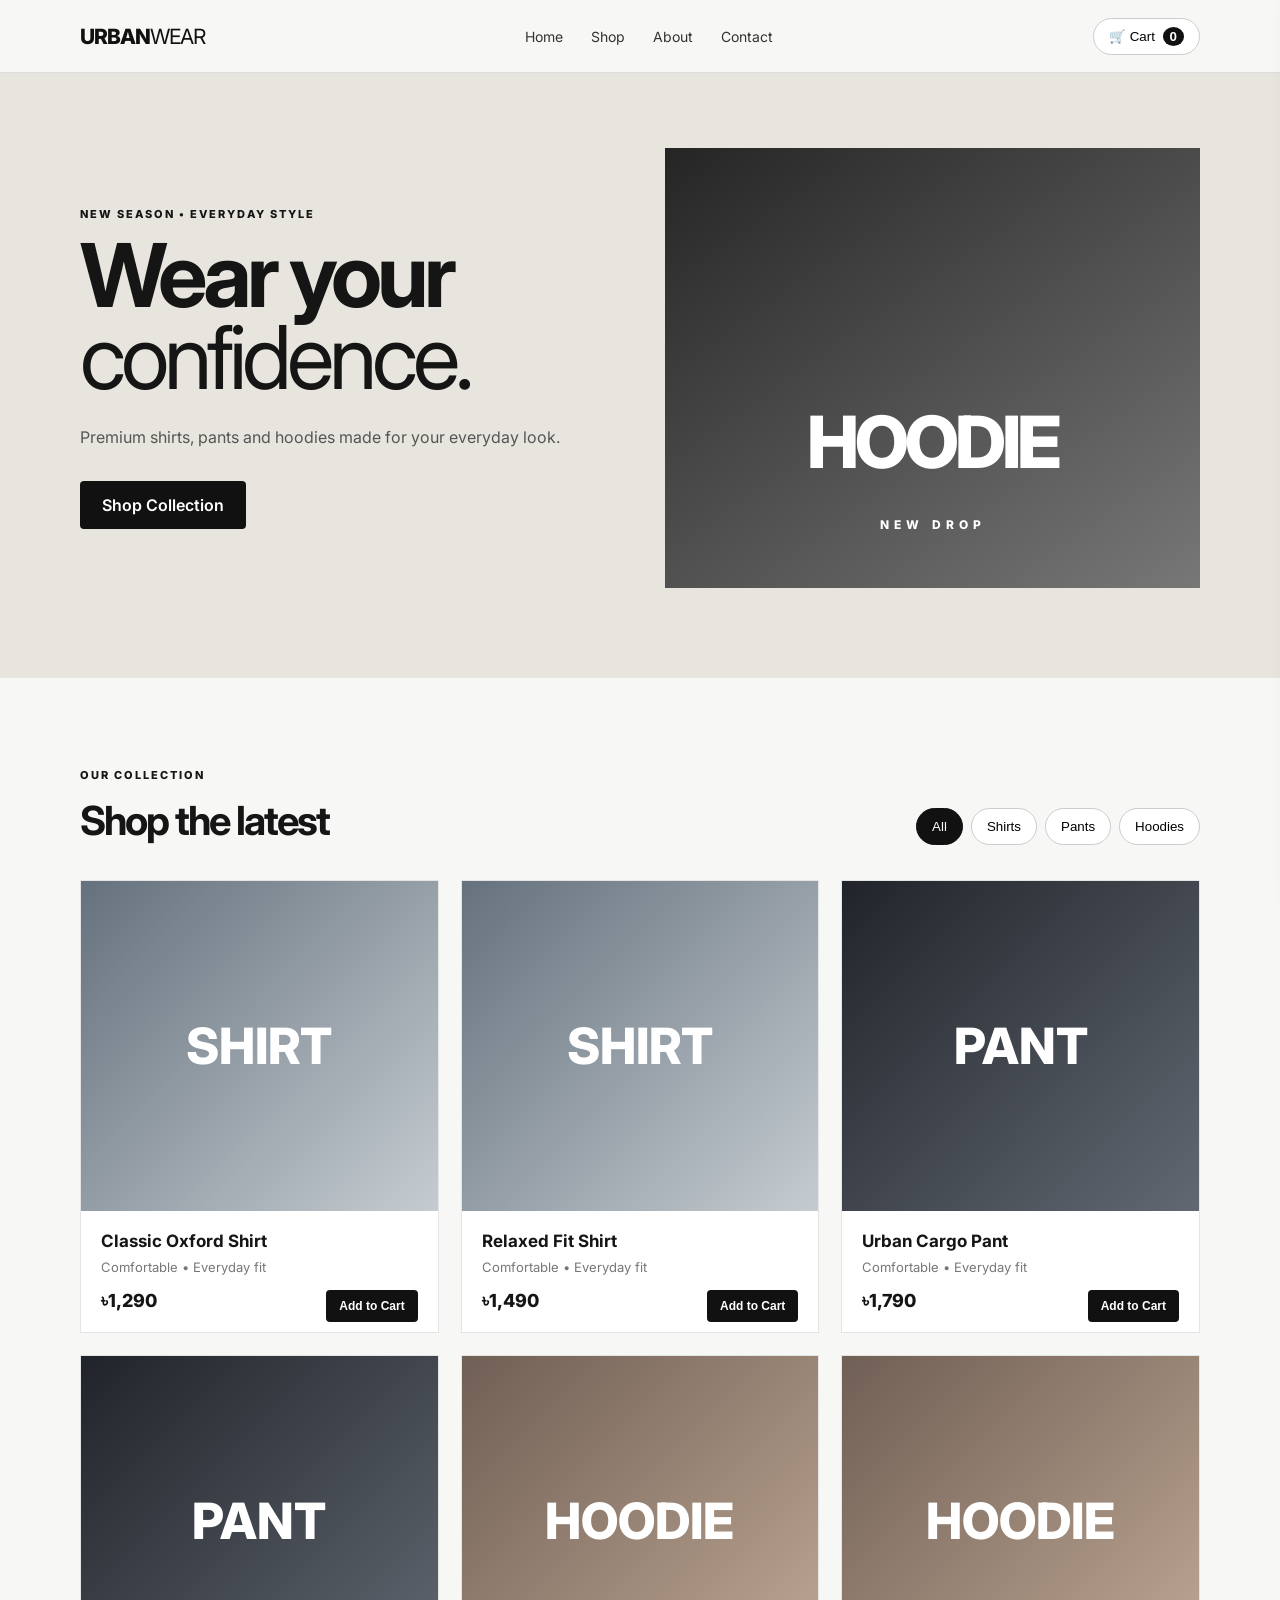
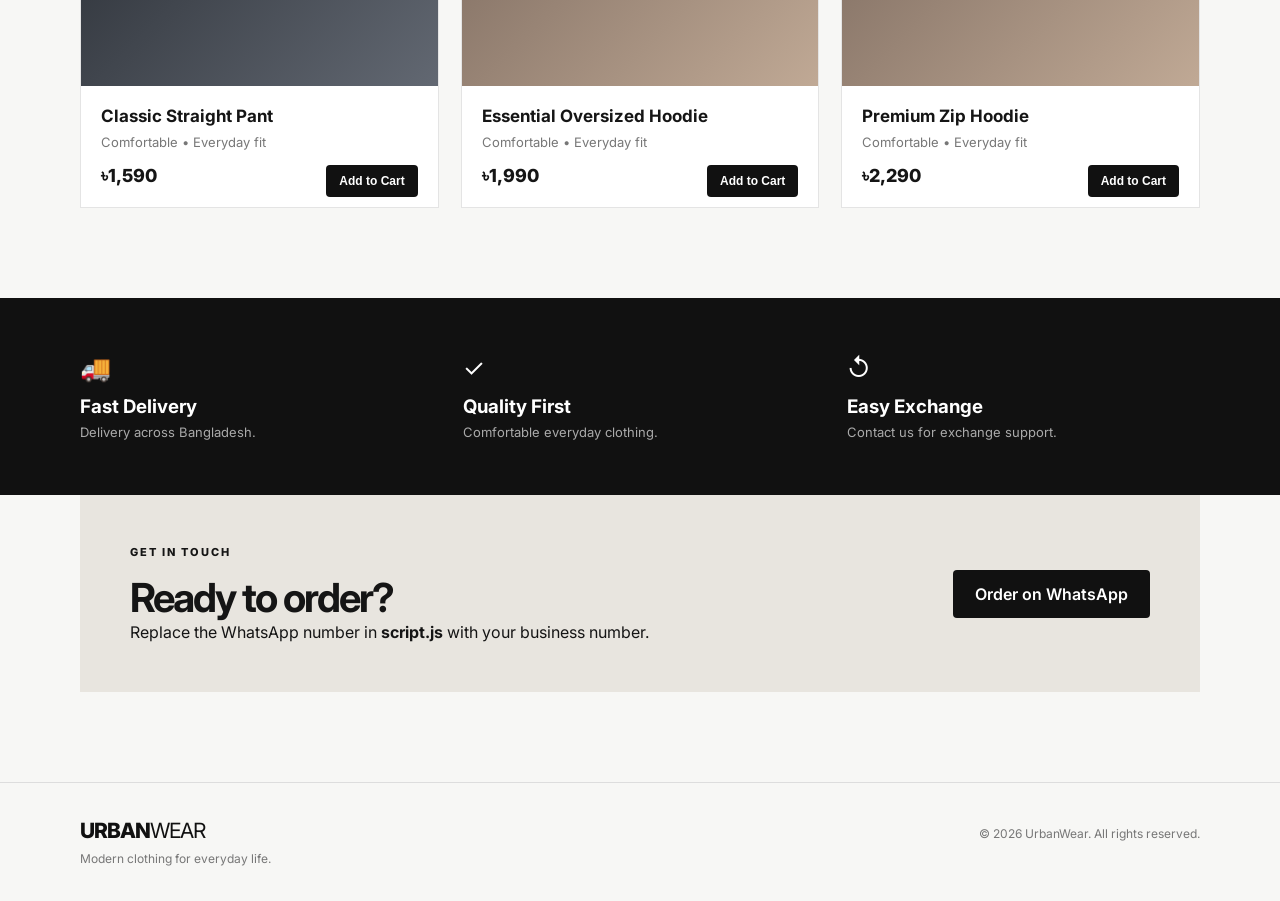
<file: index.html>
<!DOCTYPE html>
<html lang="en">
<head>
  <meta charset="UTF-8">
  <meta name="viewport" content="width=device-width, initial-scale=1.0">
  <meta name="description" content="Modern clothing store for shirts, pants and hoodies.">
  <title>UrbanWear — Clothing Store</title>
  <link rel="stylesheet" href="style.css">
</head>
<body>
  <header class="header">
    <div class="container nav">
      <a class="logo" href="#">URBAN<span>WEAR</span></a>
      <nav>
        <a href="#home">Home</a>
        <a href="#shop">Shop</a>
        <a href="#about">About</a>
        <a href="#contact">Contact</a>
      </nav>
      <button class="cart-btn" onclick="toggleCart()">🛒 Cart <b id="cartCount">0</b></button>
    </div>
  </header>

  <main>
    <section id="home" class="hero">
      <div class="container hero-grid">
        <div>
          <p class="eyebrow">NEW SEASON • EVERYDAY STYLE</p>
          <h1>Wear your<br><span>confidence.</span></h1>
          <p class="hero-text">Premium shirts, pants and hoodies made for your everyday look.</p>
          <a class="btn" href="#shop">Shop Collection</a>
        </div>
        <div class="hero-card">
          <div class="hero-fashion">HOODIE<br><small>NEW DROP</small></div>
        </div>
      </div>
    </section>

    <section id="shop" class="section">
      <div class="container">
        <div class="section-head">
          <div>
            <p class="eyebrow">OUR COLLECTION</p>
            <h2>Shop the latest</h2>
          </div>
          <div class="filters">
            <button class="filter active" data-filter="all">All</button>
            <button class="filter" data-filter="shirt">Shirts</button>
            <button class="filter" data-filter="pant">Pants</button>
            <button class="filter" data-filter="hoodie">Hoodies</button>
          </div>
        </div>
        <div id="products" class="products"></div>
      </div>
    </section>

    <section id="about" class="features">
      <div class="container feature-grid">
        <div><span>🚚</span><h3>Fast Delivery</h3><p>Delivery across Bangladesh.</p></div>
        <div><span>✓</span><h3>Quality First</h3><p>Comfortable everyday clothing.</p></div>
        <div><span>↺</span><h3>Easy Exchange</h3><p>Contact us for exchange support.</p></div>
      </div>
    </section>

    <section id="contact" class="section contact">
      <div class="container contact-box">
        <div>
          <p class="eyebrow">GET IN TOUCH</p>
          <h2>Ready to order?</h2>
          <p>Replace the WhatsApp number in <b>script.js</b> with your business number.</p>
        </div>
        <a class="btn" href="https://wa.me/8801872354376" target="_blank">Order on WhatsApp</a>
      </div>
    </section>
  </main>

  <aside id="cart" class="cart">
    <div class="cart-head"><h3>Your Cart</h3><button onclick="toggleCart()">✕</button></div>
    <div id="cartItems"></div>
    <div class="cart-total"><span>Total</span><strong id="cartTotal">৳0</strong></div>
    <button class="btn checkout" onclick="checkout()">Order Now</button>
  </aside>
  <div id="overlay" class="overlay" onclick="toggleCart()"></div>

  <footer>
    <div class="container footer">
      <div><a class="logo" href="#">URBAN<span>WEAR</span></a><p>Modern clothing for everyday life.</p></div>
      <p>© 2026 UrbanWear. All rights reserved.</p>
    </div>
  </footer>

  <script src="script.js"></script>
</body>
</html>
</file>
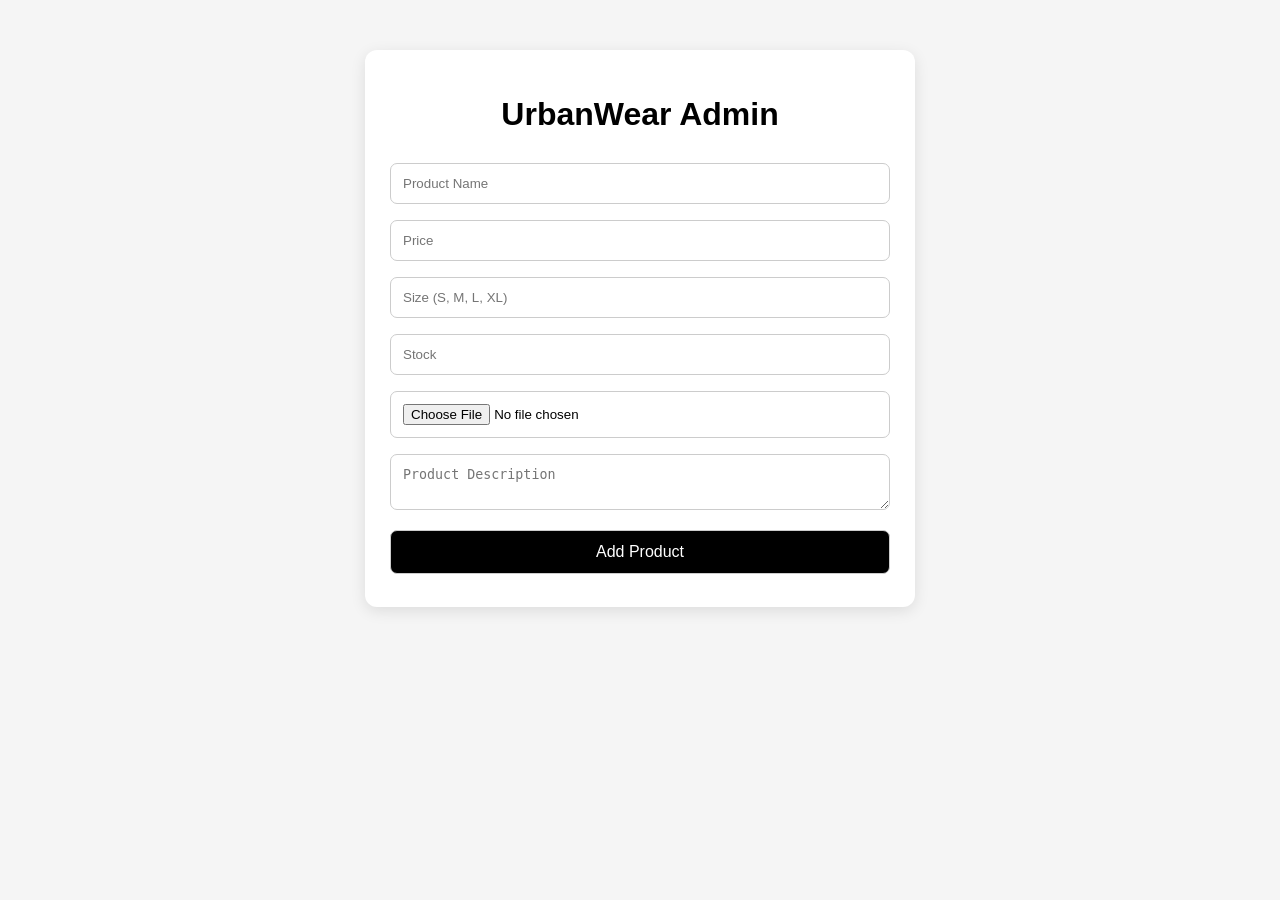
<file: admin.html>
<!DOCTYPE html>
<html lang="en">
<head>
  <meta charset="UTF-8">
  <meta name="viewport" content="width=device-width, initial-scale=1.0">
  <title>UrbanWear Admin</title>

  <style>
    body {
      font-family: Arial, sans-serif;
      background: #f5f5f5;
      margin: 0;
      padding: 20px;
    }

    .box {
      max-width: 500px;
      margin: 30px auto;
      background: white;
      padding: 25px;
      border-radius: 12px;
      box-shadow: 0 4px 15px rgba(0,0,0,0.1);
    }

    h1 {
      text-align: center;
    }

    input, textarea, select, button {
      width: 100%;
      box-sizing: border-box;
      padding: 12px;
      margin: 8px 0;
      border: 1px solid #ccc;
      border-radius: 7px;
    }

    button {
      background: black;
      color: white;
      cursor: pointer;
      font-size: 16px;
    }

    button:hover {
      background: #333;
    }
  </style>
</head>

<body>

  <div class="box">
    <h1>UrbanWear Admin</h1>

    <input type="text" placeholder="Product Name">

    <input type="number" placeholder="Price">

    <input type="text" placeholder="Size (S, M, L, XL)">

    <input type="number" placeholder="Stock">

    <input type="file" accept="image/*">

    <textarea placeholder="Product Description"></textarea>

    <button>Add Product</button>
  </div>

</body>
</html>
</file>
<file: style.css>
@import url('https://fonts.googleapis.com/css2?family=Inter:wght@400;500;600;700;800&display=swap');
*{box-sizing:border-box;margin:0;padding:0}
html{scroll-behavior:smooth}
body{font-family:Inter,Arial,sans-serif;background:#f7f7f5;color:#151515}
.container{width:min(1120px,92%);margin:auto}
.header{position:sticky;top:0;z-index:20;background:rgba(247,247,245,.94);backdrop-filter:blur(12px);border-bottom:1px solid #ddd}
.nav{height:72px;display:flex;align-items:center;justify-content:space-between;gap:20px}
.logo{font-size:21px;font-weight:800;letter-spacing:-1px;color:#111;text-decoration:none}
.logo span{font-weight:400}
nav{display:flex;gap:28px}
nav a{color:#333;text-decoration:none;font-size:14px}
.cart-btn,.filter{border:1px solid #ccc;background:#fff;padding:10px 15px;border-radius:999px;cursor:pointer}
.cart-btn b{background:#111;color:#fff;border-radius:50%;padding:2px 7px;margin-left:4px}
.hero{padding:75px 0 90px;background:#e8e5df}
.hero-grid{display:grid;grid-template-columns:1fr 1fr;gap:50px;align-items:center}
.eyebrow{font-size:11px;font-weight:800;letter-spacing:2px;margin-bottom:14px}
h1{font-size:clamp(50px,7vw,88px);line-height:.93;letter-spacing:-5px}
h1 span{font-weight:400}
.hero-text{max-width:480px;margin:25px 0 30px;color:#555;line-height:1.7}
.btn{display:inline-block;background:#111;color:#fff;padding:14px 22px;border-radius:4px;text-decoration:none;border:0;cursor:pointer;font-weight:600}
.hero-card{height:440px;background:linear-gradient(145deg,#252525,#777);display:flex;align-items:end;justify-content:center;overflow:hidden}
.hero-fashion{font-size:72px;font-weight:800;color:#fff;line-height:.85;padding-bottom:55px;text-align:center;letter-spacing:-4px}
.hero-fashion small{font-size:12px;letter-spacing:5px}
.section{padding:90px 0}
.section-head{display:flex;align-items:end;justify-content:space-between;gap:30px;margin-bottom:35px}
h2{font-size:40px;letter-spacing:-2px}
.filters{display:flex;gap:8px;flex-wrap:wrap}
.filter.active{background:#111;color:#fff;border-color:#111}
.products{display:grid;grid-template-columns:repeat(3,1fr);gap:22px}
.product{background:#fff;border:1px solid #e4e4e4}
.product-img{height:330px;display:flex;align-items:center;justify-content:center;font-size:50px;font-weight:800;color:#fff}
.shirt-bg{background:linear-gradient(135deg,#65717d,#c5ccd1)}
.pant-bg{background:linear-gradient(135deg,#20242a,#626872)}
.hoodie-bg{background:linear-gradient(135deg,#705f55,#c0a995)}
.product-info{padding:20px}
.product-info h3{font-size:17px;margin-bottom:8px}
.product-info p{color:#777;font-size:13px;margin-bottom:15px}
.price{font-weight:800;font-size:18px}
.buy{float:right;padding:9px 13px;font-size:12px}
.features{background:#111;color:#fff;padding:55px 0}
.feature-grid{display:grid;grid-template-columns:repeat(3,1fr);gap:30px}
.feature-grid span{font-size:25px}.feature-grid h3{margin:12px 0 6px}.feature-grid p{color:#aaa;font-size:13px}
.contact-box{background:#e8e5df;padding:50px;display:flex;justify-content:space-between;align-items:center;gap:25px}
.contact{padding-top:0}
footer{border-top:1px solid #ddd;padding:35px 0}.footer{display:flex;justify-content:space-between;gap:20px;color:#777;font-size:12px}.footer p{margin-top:8px}
.cart{position:fixed;right:-420px;top:0;width:min(390px,92vw);height:100vh;background:#fff;z-index:40;padding:25px;transition:.3s;box-shadow:-10px 0 30px #0002}
.cart.open{right:0}.overlay{display:none;position:fixed;inset:0;background:#0008;z-index:30}.overlay.show{display:block}
.cart-head{display:flex;justify-content:space-between;margin-bottom:25px}.cart-head button{border:0;background:none;font-size:20px;cursor:pointer}
.cart-item{display:flex;justify-content:space-between;gap:12px;padding:14px 0;border-bottom:1px solid #eee;font-size:14px}
.remove{border:0;background:none;color:#999;cursor:pointer}
.cart-total{display:flex;justify-content:space-between;margin:25px 0;font-size:18px}
.checkout{width:100%}
.empty{color:#888;text-align:center;padding:40px 0}
@media(max-width:750px){
 nav{display:none}.hero{padding:55px 0}.hero-grid{grid-template-columns:1fr}.hero-card{height:330px}.hero-fashion{font-size:55px}
 .section{padding:65px 0}.section-head{align-items:start;flex-direction:column}h2{font-size:34px}
 .products{grid-template-columns:1fr 1fr}.product-img{height:240px}.feature-grid{grid-template-columns:1fr}.contact-box{padding:30px;display:block}.contact-box .btn{margin-top:22px}.footer{display:block}
}
@media(max-width:480px){.products{grid-template-columns:1fr}.product-img{height:300px}}
</file>
